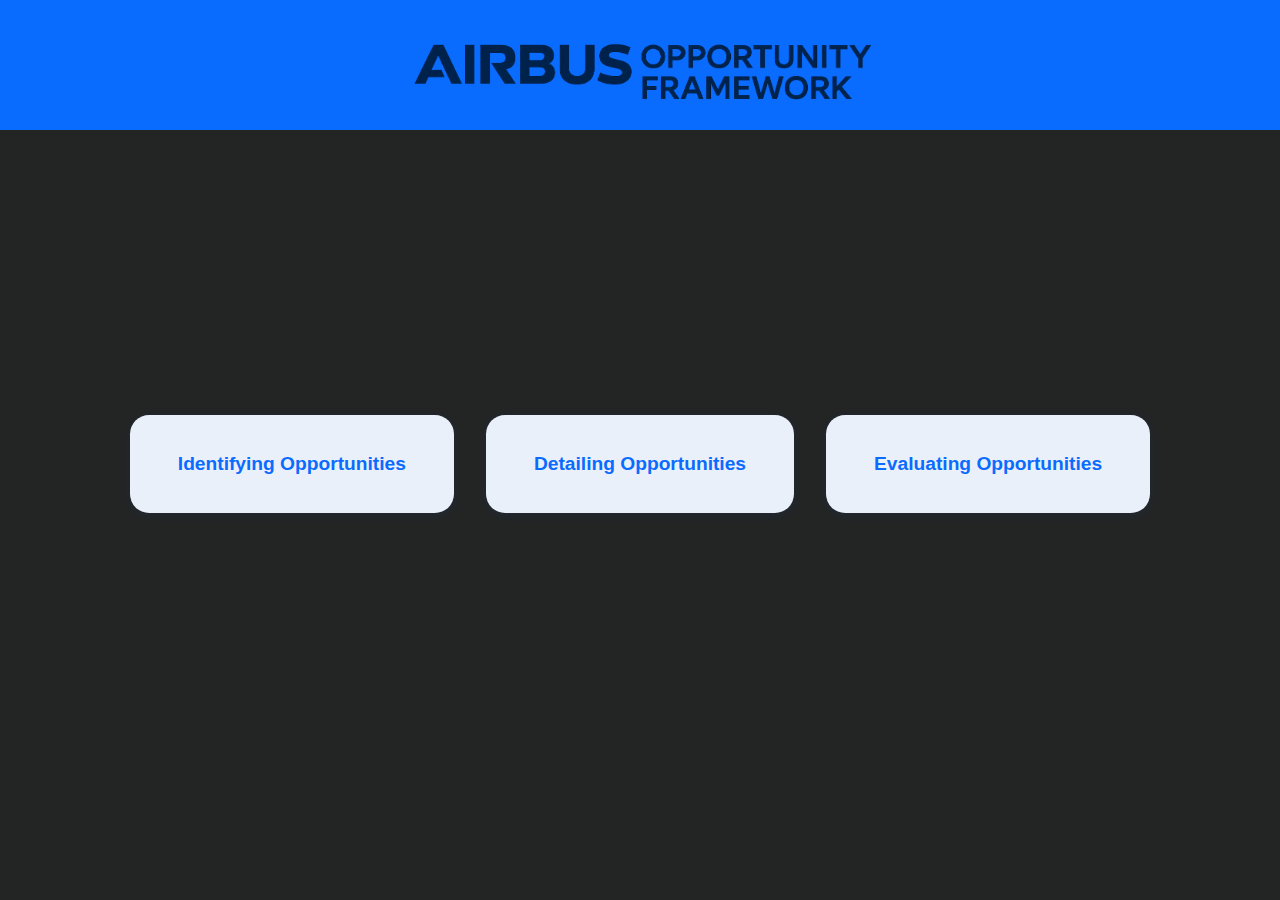
<file: index.html>
<!DOCTYPE html>
<html lang="en">
<head>
    <meta charset="UTF-8">
    <title>Airbus Opportunity Framework</title>
    <link rel="stylesheet" href="../Style/style.css">
    <script src="../app.js" defer></script>
</head>
<body>
    <div class="header" style="display:flex;justify-content:center;align-items:center;padding:32px 0 24px 0;">
    <img src="Airbus_Logo3.png" alt="Airbus Logo" style="height:74px;object-fit:contain;" />
    </div>
    <div class="dashboard-buttons" style="display: flex; flex-direction: row; align-items: center; justify-content: center; min-height: 60vh; gap: 32px;">
        <button class="dashboard-btn" data-target="cluster.html">
            Identifying Opportunities
        </button>
        <button class="dashboard-btn" data-target="card.html">
            Detailing Opportunities
        </button>
        <button class="dashboard-btn" data-target="map.html">
            Evaluating Opportunities
        </button>
    </div>
</body>
</html>
</file>
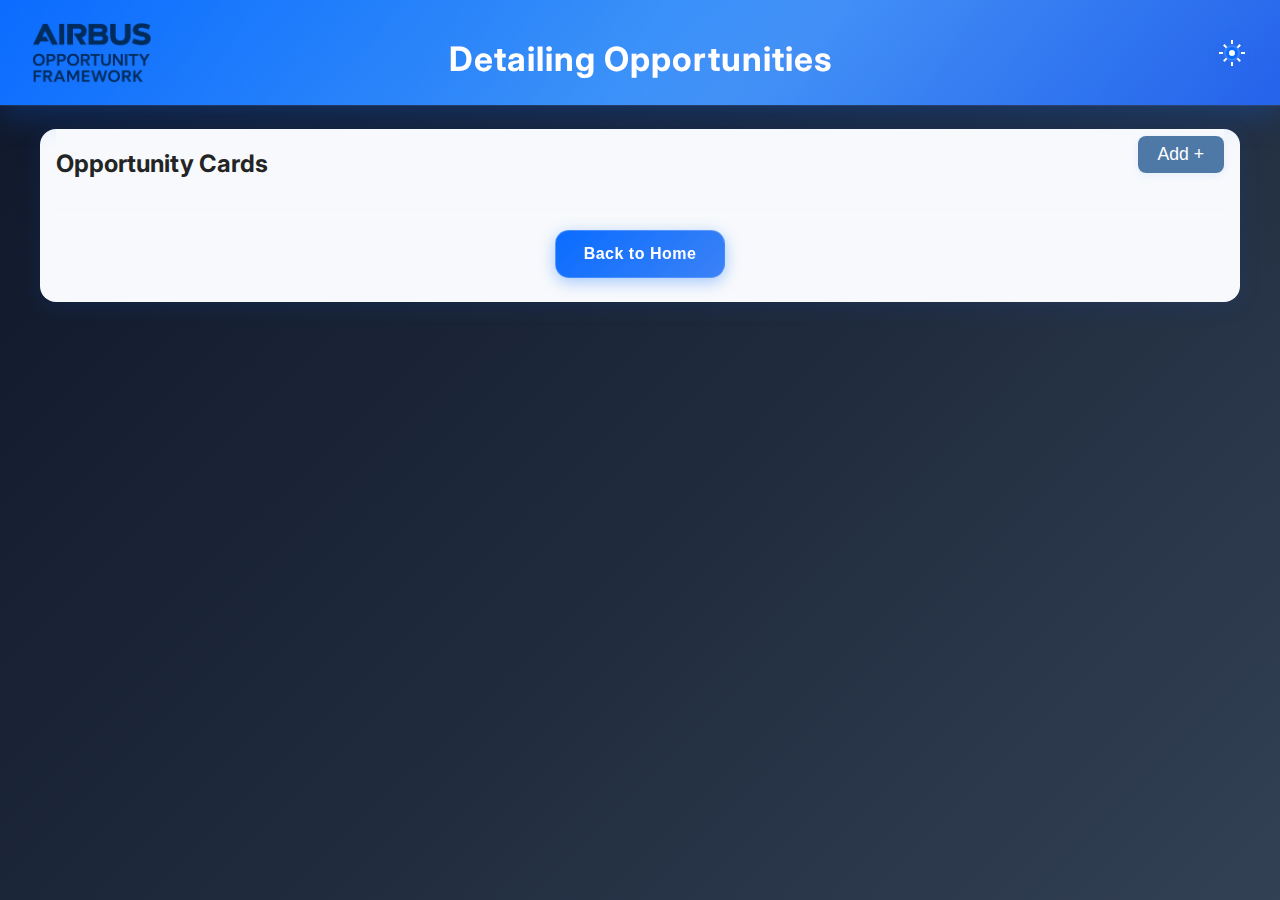
<file: card.html>
<!DOCTYPE html>
<html lang="en">
<head>
    <meta charset="UTF-8">
    <title>Identification and Validation of Opportunities</title>
    <link rel="stylesheet" href="../Style/style.css">
    <link rel="preconnect" href="https://fonts.googleapis.com">
    <link rel="preconnect" href="https://fonts.gstatic.com" crossorigin>
    <link href="https://fonts.googleapis.com/css2?family=Inter:wght@400;500;600;700&display=swap" rel="stylesheet">
    <style>
      body {margin:0;min-height:100vh;background:linear-gradient(135deg,#0f172a 0%,#1e293b 50%,#334155 100%);font-family:'Inter',system-ui,sans-serif;color:#fff;overflow-x:hidden;}
      .header {background:linear-gradient(135deg,#0a6cff 0%,#3b82f6 60%,#2563eb 100%);padding:38px 0 26px;font-size:2.1rem;font-weight:700;letter-spacing:1px;box-shadow:0 8px 32px rgba(10,108,255,.28),0 0 0 1px rgba(255,255,255,.08);position:relative;overflow:hidden;text-align:center;}
      .header:before {content:"";position:absolute;inset:0;background:linear-gradient(120deg,transparent,rgba(255,255,255,.15),transparent);mix-blend-mode:overlay;animation:shine 6s linear infinite;}
      @keyframes shine {0%{transform:translateX(-100%);}100%{transform:translateX(100%);}}
      .back-btn {background:linear-gradient(135deg,#0a6cff 0%,#3b82f6 100%);border:1px solid rgba(255,255,255,.2);box-shadow:0 4px 15px rgba(10,108,255,.35);backdrop-filter:blur(10px);font-weight:600;letter-spacing:.5px;padding:14px 28px;font-size:1rem;border-radius:14px;cursor:pointer;color:#fff;transition:.35s; margin-top: 24px;}
      .back-btn:hover {transform:translateY(-3px);box-shadow:0 10px 30px rgba(10,108,255,.55);}

      /* --- ADDED: Container for the cards to control width and centering --- */
      .card-page-container {
        max-width: 1200px;
        width: 95%;
        margin: 24px auto;
        padding: 0 16px;
        box-sizing: border-box;
      }

      /* --- Card Layout and Readability --- */
      .opportunity-card {
        display: flex;
        flex-direction: column;
        gap: 14px;
        padding: 28px;
        text-align: left;
        /* Note: Add card background and shadow here if needed, e.g., background: #fff; border-radius: 16px; */
      }
      
      /* Style for the main opportunity name input */
      .opportunity-card .opp-name {
  padding: 16px 16px;
  border-radius: 8px;
  border: 1.5px solid #bfcbe2;
  font-size: 1.15em;
  background: #f7f9fc;
  color: #232525;
  width: 100%;
  box-sizing: border-box;
  font-family: 'Fira Mono', 'Consolas', 'Menlo', 'Monaco', 'monospace';
      }

      .description-textarea {
        min-height: 120px;
        width: 108%;
        padding: 14px 16px;
        border-radius: 8px;
        border: 1.5px solid #bfcbe2;
        font-size: 1.08em;
        background: #f7f9fc;
        color: #232525;
        resize: vertical;
        box-sizing: border-box;
        margin-top: 6px;
        font-family: 'Fira Mono', 'Consolas', 'Menlo', 'Monaco', 'monospace';
      }
      .card-attributes-container input[type="text"] {
        font-family: 'Fira Mono', 'Consolas', 'Menlo', 'Monaco', 'monospace';
      }
      
      /* New container for the 2-column layout */
      .card-content-grid {
        display: grid;
        grid-template-columns: 1fr 1fr; /* Two equal, evenly spaced columns */
        gap: 48px;
        align-items: start;
        width: 100%;
      }

      .card-attributes {
        display: flex;
        flex-direction: column;
        gap: 14px;
      }

      .card-scaling {
        display: flex;
        flex-direction: column;
        gap: 20px;
        border-left: 1px solid #e0e4ea;
        padding-left: 32px;
      }

      /* Position action buttons at the bottom-right */
      .card-actions {
        display: flex;
        flex-direction: row; /* Align buttons horizontally */
        gap: 12px;
        margin-top: 16px; /* Add space above the buttons */
        align-self: flex-end; /* Align this flex item to the end of the cross-axis */
      }

      .section-header {
        color: #4e79a7;
      }

      /* --- Field and Label Alignment --- */
      .field-row label,
      .slider-row label {
          color: #232525;
          font-weight: 500;
          font-size: 0.95em;
      }

      .field-row {
        display: grid;
        grid-template-columns: 90px 1fr;
        align-items: center;
        gap: 12px;
      }

      .field-row label {
          text-align: right;
      }
        .slider-row {
          display: grid;
          grid-template-columns: 140px 1fr 40px; /* Label | Slider | Value */
          align-items: center;
          gap: 18px;
          margin-bottom: 14px;
        }

      .slider-row {
        display: grid;
        grid-template-columns: 70px 1fr auto;
        align-items: center;
        gap: 100px;
      }
      .sticky-back-btn-container {
        position: sticky;
        bottom: 0;
        left: 0;
        width: 100%;
        display: flex;
        justify-content: center;
        align-items: center;
        background: linear-gradient(0deg, #f7f9fc 90%, rgba(247,249,252,0.7) 100%);
        z-index: 10;
        padding-bottom: 24px;
        margin-top: 0;
      }
    </style>
</head>
<body>
  <div class="header" style="position: relative; display: flex; align-items: center; justify-content: center;">
    <img src="Airbus_Logo.png" alt="Airbus Logo" style="height:60px; position: absolute; left: 32px; top: 50%; transform: translateY(-50%);" />
    <span style="font-size:2.1rem;font-weight:700;letter-spacing:1px;">Detailing Opportunities</span>
    <a href="settings.html" style="position: absolute; right: 32px; top: 50%; transform: translateY(-50%); display: flex; align-items: center;">
      <img src="gear.svg" alt="Settings" style="width:32px;height:32px;filter:drop-shadow(0 2px 8px rgba(10,108,255,0.18));cursor:pointer;" />
    </a>
  </div>

    <div class="card-page-container">
        <div class="card-header-row">
            <h2 style="margin-top:30; color:#232525;">Opportunity Cards</h2>
            <button id="add-opportunity" class="add-btn">Add +</button>
        </div>
        <div id="opportunity-list"></div>
    <div class="sticky-back-btn-container">
      <button class="back-btn">Back to Home</button>
    </div>
    </div>

    <template id="card-template">
        <div class="opportunity-card">
            <input type="text" class="opp-name" placeholder="Opportunity Name" data-key="name" />
            
            <div class="card-content-grid">
                <div class="card-attributes">
                    <h3 class="section-header">Attributes</h3>
                    <div class="card-attributes-container">
                        </div>
                </div>

                <div class="card-scaling">
                    <h3 class="section-header">Scaling</h3>
                  <div class="card-scaling-container">
                    </div>
                </div>
            </div>

            <div class="card-actions">
                <button class="delete-btn">Delete</button>
                <button class="save-btn">Save</button>
            </div>
        </div>
    </template>

    <script src="card.js" defer></script>
    <script src="../app.js" defer></script>
</body>
</html>
</file>
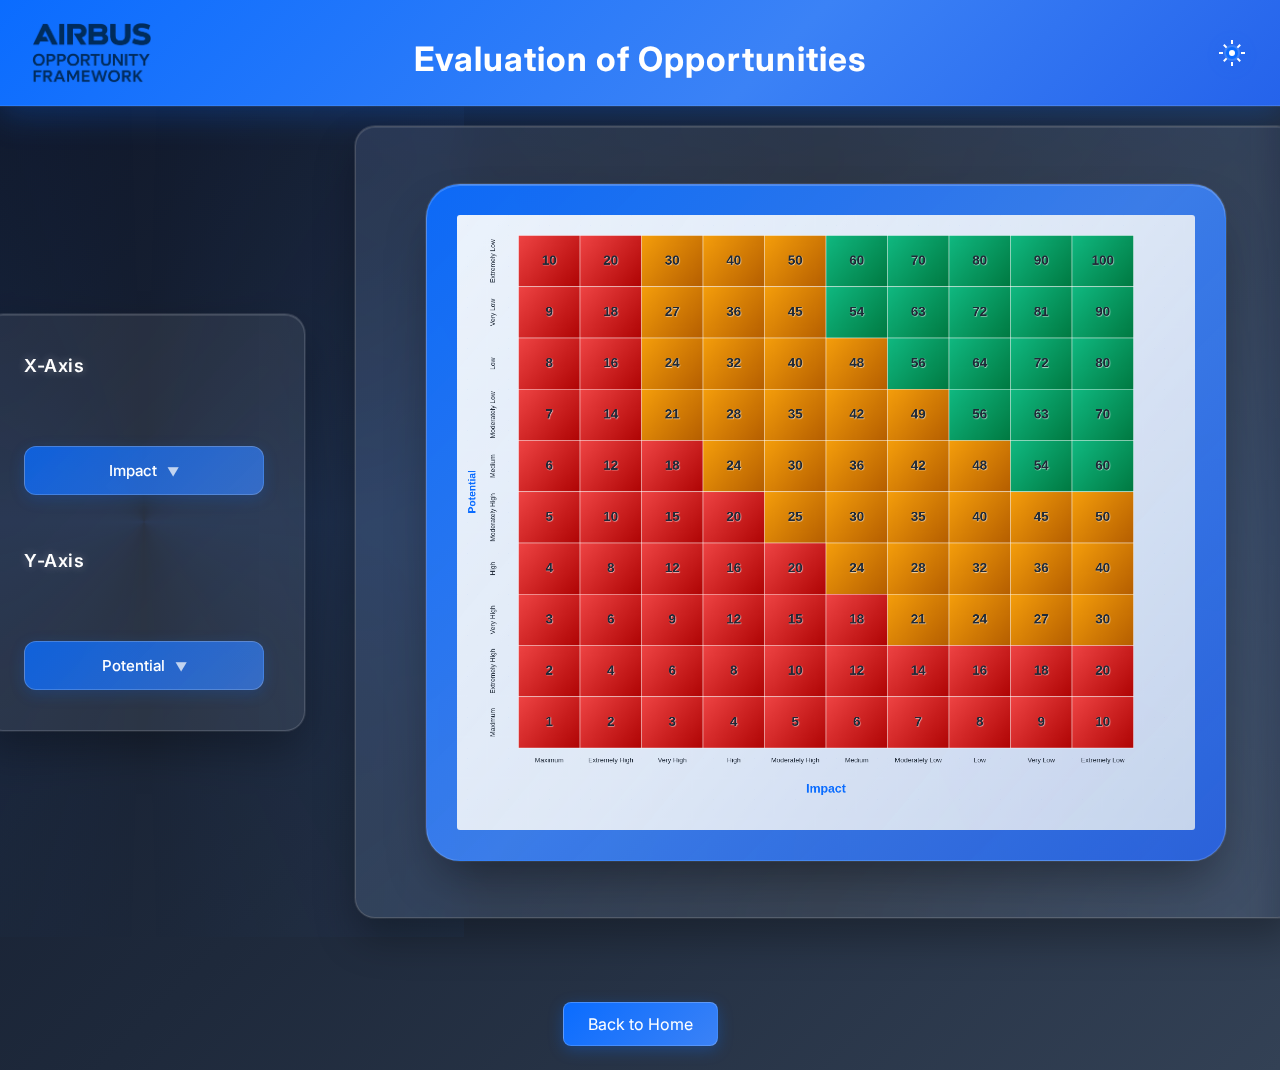
<file: map.html>
<!DOCTYPE html>
<html lang="en">
<head>
    <meta charset="UTF-8">
    <title>Evaluating Opportunities</title>
    <link rel="stylesheet" href="../Style/style.css">
    <script src="../app.js" defer></script>
    <!-- Styles for the chart container -->
    <style>
    @import url('https://fonts.googleapis.com/css2?family=Inter:wght@300;400;500;600;700&display=swap');
    
    * {
      font-family: 'Inter', -apple-system, BlinkMacSystemFont, sans-serif;
    }
    
    body {
      background: linear-gradient(135deg, #0f172a 0%, #1e293b 50%, #334155 100%);
      min-height: 100vh;
      margin: 0;
      overflow-x: hidden;
    }
    
    #chartdiv {
      width: 100%;
      height: 650px;
      margin: 0 auto;
      display: flex;
      justify-content: center;
      align-items: center;
      position: relative;
    }
    
    .heatmap-canvas {
      display: block;
      margin: 0 auto;
      border-radius: 34px;
      box-shadow: 
        0 25px 50px -12px rgba(0, 0, 0, 0.4),
        0 0 0 1px rgba(255, 255, 255, 0.1),
        inset 0 1px 0 rgba(255, 255, 255, 0.2);
      background: linear-gradient(135deg, 
        rgba(10, 108, 255, 0.95) 0%, 
        rgba(59, 130, 246, 0.9) 50%,
        rgba(37, 99, 235, 0.85) 100%);
      padding: 30px;
      backdrop-filter: blur(20px);
      border: 1px solid rgba(255, 255, 255, 0.15);
      transition: all 0.4s cubic-bezier(0.4, 0, 0.2, 1);
      position: relative;
      overflow: auto;
    }
    
    .heatmap-canvas::before {
      content: '';
      position: absolute;
      top: 0;
      left: 0;
      right: 0;
      bottom: 0;
      background: 
        radial-gradient(circle at 20% 80%, rgba(120, 119, 198, 0.3) 0%, transparent 50%),
        radial-gradient(circle at 80% 20%, rgba(255, 119, 198, 0.3) 0%, transparent 50%),
        radial-gradient(circle at 40% 40%, rgba(120, 219, 255, 0.2) 0%, transparent 50%);
      pointer-events: none;
      border-radius: 24px;
    }
    
    .heatmap-canvas:hover {
      transform: translateY(-5px) scale(1.02);
      box-shadow: 
        0 35px 70px -12px rgba(0, 0, 0, 0.5),
        0 0 0 1px rgba(255, 255, 255, 0.2),
        inset 0 1px 0 rgba(255, 255, 255, 0.3);
    }
    
         .heatmap-container {
       background: rgba(255, 255, 255, 0.08);
       border-radius: 20px;
       padding: 70px;
       box-shadow: 
         0 20px 40px rgba(0, 0, 0, 0.3),
         0 0 0 1px rgba(255, 255, 255, 0.1),
         inset 0 1px 0 rgba(255, 255, 255, 0.1);
       backdrop-filter: blur(20px);
       border: 1px solid rgba(255, 255, 255, 0.15);
       position: relative;
       overflow: hidden;
       flex: 1;
  max-height: 1200px;
  max-width: 800px;
  min-width: 800px;
  min-height: 620px;
     }
    
    .heatmap-container::before {
      content: '';
      position: absolute;
      top: -50%;
      left: -50%;
      width: 200%;
      height: 200%;
      background: conic-gradient(
        from 0deg,
        transparent,
        rgba(59, 130, 246, 0.1),
        transparent,
        rgba(59, 130, 246, 0.1),
        transparent
      );
      animation: rotate 20s linear infinite;
      pointer-events: none;
    }
    
    @keyframes rotate {
      from { transform: rotate(0deg); }
      to { transform: rotate(360deg); }
    }
    
    .tooltip {
      position: absolute;
      background: linear-gradient(135deg, rgba(15, 23, 42, 0.95), rgba(30, 41, 59, 0.95));
      color: white;
      padding: 12px 16px;
      border-radius: 12px;
      font-size: 13px;
      font-weight: 500;
      pointer-events: none;
      z-index: 1000;
      opacity: 0;
      transition: all 0.3s cubic-bezier(0.4, 0, 0.2, 1);
      box-shadow: 
        0 10px 25px rgba(0, 0, 0, 0.4),
        0 0 0 1px rgba(255, 255, 255, 0.1);
      backdrop-filter: blur(10px);
      border: 1px solid rgba(255, 255, 255, 0.1);
      transform: translateY(10px) scale(0.95);
    }
    
    .tooltip.show {
      opacity: 1;
      transform: translateY(0) scale(1);
    }
    

    
    .header {
  background: linear-gradient(135deg, #0a6cff 0%, #3b82f6 60%, #2563eb 100%);
  box-shadow: 0 8px 32px rgba(10,108,255,.28),0 0 0 1px rgba(255,255,255,.08);
  backdrop-filter: blur(10px);
  border-bottom: 1px solid rgba(255,255,255,0.1);
  position: relative;
  overflow: hidden;
  padding: 38px 0 26px;
    }
    
    .header::before {
      content: '';
      position: absolute;
      top: 0;
      left: -100%;
      width: 100%;
      height: 100%;
      background: linear-gradient(90deg, transparent, rgba(255, 255, 255, 0.1), transparent);
      animation: shimmer 3s infinite;
    }
    
    @keyframes shimmer {
      0% { left: -100%; }
      100% { left: 100%; }
    }
    
    .back-btn {
      background: linear-gradient(135deg, #0a6cff 0%, #3b82f6 100%);
      border: 1px solid rgba(255, 255, 255, 0.2);
      box-shadow: 0 4px 15px rgba(10, 108, 255, 0.3);
      backdrop-filter: blur(10px);
      transition: all 0.3s cubic-bezier(0.4, 0, 0.2, 1);
    }
    
    .back-btn:hover {
      background: linear-gradient(135deg, #1d4ed8 0%, #2563eb 100%);
      transform: translateY(-2px);
      box-shadow: 0 8px 25px rgba(10, 108, 255, 0.4);
    }
    
         /* Layout styles */
     .heatmap-layout {
       display: flex;
       align-items: center;
       justify-content: center;
       gap: 50px;
       max-width: 1400px;
       margin: 0 auto;
       padding: 20px;
     }
     
     .axis-controls {
       background: rgba(255, 255, 255, 0.08);
       border-radius: 20px;
       padding: 40px;
       box-shadow: 
         0 20px 40px rgba(0, 0, 0, 0.3),
         0 0 0 1px rgba(255, 255, 255, 0.1),
         inset 0 1px 0 rgba(255, 255, 255, 0.1);
       backdrop-filter: blur(20px);
       border: 1px solid rgba(255, 255, 255, 0.15);
       position: relative;
       overflow: visible;
       min-width: 240px;
       height: fit-content;
  flex-shrink: 0;
  display: flex;
  flex-direction: column;
  gap: 55px;
     }
     
     .axis-controls::before {
       content: '';
       position: absolute;
       top: -50%;
       left: -50%;
       width: 200%;
       height: 200%;
       background: conic-gradient(
         from 0deg,
         transparent,
         rgba(59, 130, 246, 0.1),
         transparent,
         rgba(59, 130, 246, 0.1),
         transparent
       );
       animation: rotate 20s linear infinite;
       pointer-events: none;
     }
     
     .control-section {
       position: relative;
       z-index: 1;
       margin-bottom: 0;
     }
     
     .control-section:last-child {
       margin-bottom: 0;
     }
     
     .control-section h3 {
       color: white;
       font-size: 18px;
       font-weight: 600;
       margin: 0 0 15px 0;
       text-shadow: 0 0 10px rgba(255, 255, 255, 0.3);
       letter-spacing: 0.5px;
     }
     
     /* Axis dropdown styles */
     .axis-dropdown {
       position: relative;
       display: block;
       cursor: pointer;
       width: 100%;
     }
    
         .axis-dropdown-content {
       position: absolute;
       background: linear-gradient(135deg, rgba(15, 23, 42, 0.98), rgba(30, 41, 59, 0.98));
  min-width: 180px;
  box-shadow: 0 10px 25px rgba(0, 0, 0, 0.4), 0 0 0 1px rgba(255, 255, 255, 0.1);
  backdrop-filter: blur(10px);
  border: 1px solid rgba(255, 255, 255, 0.1);
  border-radius: 12px;
  z-index: 1001;
  opacity: 0;
  visibility: hidden;
  transform: translateY(-10px) scale(0.95);
  transition: all 0.3s cubic-bezier(0.4, 0, 0.2, 1);
  top: 100%;
  left: 0;
  margin-top: 12px;
  width: 100%;
  pointer-events: none;
  isolation: isolate;
  will-change: transform, opacity;
  max-height: 260px;
  overflow-y: auto;
     }
    
         .axis-dropdown-content.show {
       opacity: 1;
       visibility: visible;
       transform: translateY(0) scale(1);
       pointer-events: auto;
     }
    
         .axis-dropdown-content a {
       color: white;
       padding: 16px 20px;
       text-decoration: none;
       display: block;
       font-size: 15px;
       font-weight: 500;
       transition: all 0.2s ease;
       border-bottom: 1px solid rgba(255, 255, 255, 0.15);
       text-align: center;
       position: relative;
       text-shadow: 0 1px 2px rgba(0, 0, 0, 0.3);
       background: transparent;
       z-index: 1;
       isolation: isolate;
     }
    
         .axis-dropdown-content a:last-child {
       border-bottom: none;
       margin-bottom: 0;
     }
    
         .axis-dropdown-content a:hover {
       background: rgba(59, 130, 246, 0.5);
       transform: translateX(3px);
       box-shadow: inset 0 0 0 1px rgba(255, 255, 255, 0.25);
       color: #ffffff;
       z-index: 2;
     }
    
         .axis-dropdown-content a.active {
       background: rgba(59, 130, 246, 0.8);
       color: #ffffff;
       box-shadow: inset 0 0 0 1px rgba(255, 255, 255, 0.35);
       font-weight: 600;
       text-shadow: 0 0 8px rgba(255, 255, 255, 0.4);
       z-index: 3;
       position: relative;
     }
    
         .axis-title {
       cursor: pointer;
       transition: all 0.3s ease;
       position: relative;
       background: linear-gradient(135deg, rgba(10, 108, 255, 0.8), rgba(59, 130, 246, 0.7));
       padding: 14px 18px;
       border-radius: 12px;
       border: 1px solid rgba(255, 255, 255, 0.2);
       font-weight: 500;
       text-align: center;
       box-shadow: 0 4px 15px rgba(10, 108, 255, 0.2);
       color: white;
       font-size: 15px;
     }
    
         .axis-title:hover {
       text-shadow: 0 0 10px rgba(255, 255, 255, 0.5);
       transform: translateY(-2px);
       box-shadow: 0 6px 20px rgba(10, 108, 255, 0.3);
     }
    
         .axis-title::after {
       content: '▼';
       font-size: 12px;
       margin-left: 10px;
       opacity: 0.8;
       transition: transform 0.3s ease;
       color: rgba(255, 255, 255, 0.9);
     }
    
    .axis-title.active::after {
      transform: rotate(180deg);
    }
    
         /* Responsive design */
     @media (max-width: 768px) {
       .heatmap-layout {
         flex-direction: column;
         gap: 20px;
         padding: 10px;
         align-items: center;
       }
       
       .axis-controls {
         padding: 25px;
         min-width: auto;
         width: 100%;
         max-width: 300px;
       }
       
       .heatmap-container {
         padding: 20px;
         margin: 0;
         max-width: 100%;
       }
       
       .heatmap-canvas {
         padding: 20px;
         border-radius: 16px;
       }
       
       .control-section h3 {
         font-size: 16px;
         margin-bottom: 12px;
       }
       
       .axis-title {
         padding: 10px 14px;
         font-size: 14px;
       }
       
       .axis-dropdown-content a {
         padding: 12px 16px;
         font-size: 14px;
       }
     }
    </style>

</head>
<body>
  <div class="header" style="margin-bottom: 0; position: relative; display: flex; align-items: center; justify-content: center;">
    <img src="Airbus_Logo.png" alt="Airbus Logo" style="height:60px; position: absolute; left: 32px; top: 50%; transform: translateY(-50%);" />
    <span style="font-size:2.1rem;font-weight:700;letter-spacing:1px;">Evaluation of Opportunities</span>
    <a href="settings.html" style="position: absolute; right: 32px; top: 50%; transform: translateY(-50%); display: flex; align-items: center;">
      <img src="gear.svg" alt="Settings" style="width:32px;height:32px;filter:drop-shadow(0 2px 8px rgba(10,108,255,0.18));cursor:pointer;" />
    </a>
  </div>


  <!-- Chart container with controls on the left -->
  <div style="display:flex;justify-content:center;width:100%;min-height:80vh;">
    <div class="heatmap-layout">
      <!-- Axis controls on the left -->
      <div class="axis-controls">
        <div class="control-section">
          <h3>X-Axis</h3>
        </div>
        <div class="axis-dropdown" id="x-axis-dropdown">
          <div class="axis-title" id="x-axis-title">Impact</div>
          <div class="axis-dropdown-content" id="x-axis-content">
            <a href="#" data-axis="Potential">Potential</a>
            <a href="#" data-axis="Impact">Impact</a>
            <a href="#" data-axis="Fit">Fit</a>
          </div>
        </div>
        <div class="control-section">
          <h3>Y-Axis</h3>
        </div>
        <div class="axis-dropdown" id="y-axis-dropdown">
          <div class="axis-title" id="y-axis-title">Potential</div>
          <div class="axis-dropdown-content" id="y-axis-content">
            <a href="#" data-axis="Potential">Potential</a>
            <a href="#" data-axis="Impact">Impact</a>
            <a href="#" data-axis="Fit">Fit</a>
          </div>
        </div>
      </div>
      
      <!-- Heatmap container -->
      <div class="heatmap-container">
        <div id="chartdiv"></div>
      </div>
    </div>
  </div>
  
  <!-- Tooltip for hover functionality -->
  <div id="tooltip" class="tooltip"></div>

    <!-- Reference your map.js file (at the end of <body>) -->
    <script src="map.js"></script>

  <div style="width:100%;display:flex;justify-content:center;margin:32px 0 24px 0;">
    <button class="back-btn">Back to Home</button>
  </div>
</body>
</html>
</file>
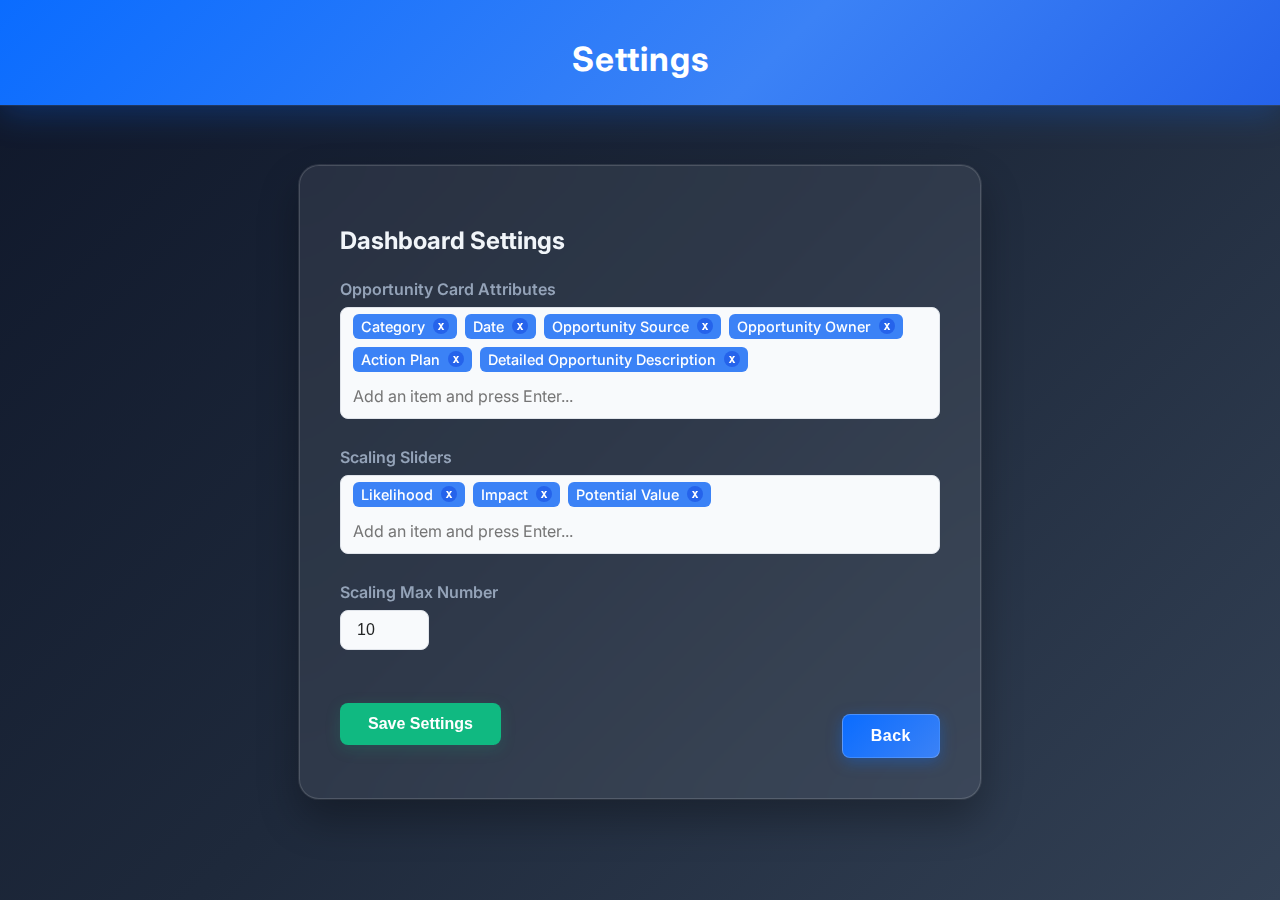
<file: settings.html>
<!DOCTYPE html>
<html lang="en">
<head>
  <meta charset="UTF-8">
  <title>Settings</title>
  <link rel="stylesheet" href="../Style/style.css">
  <link rel="preconnect" href="https://fonts.googleapis.com">
  <link rel="preconnect" href="https://fonts.gstatic.com" crossorigin>
  <link href="https://fonts.googleapis.com/css2?family=Inter:wght@400;500;600;700&display=swap" rel="stylesheet">
  <style>
    body { background: linear-gradient(135deg,#0f172a 0%,#1e293b 50%,#334155 100%); min-height: 100vh; margin: 0; font-family: 'Inter', system-ui, sans-serif; color: #fff; }
    .header { background: linear-gradient(135deg,#0a6cff 0%,#3b82f6 60%,#2563eb 100%); padding: 38px 0 26px; font-size: 2.1rem; font-weight: 700; letter-spacing: 1px; box-shadow: 0 8px 32px rgba(10,108,255,.28),0 0 0 1px rgba(255,255,255,.08); position: relative; text-align: center; }
    .settings-container { max-width: 600px; margin: 60px auto; background: rgba(255,255,255,0.08); border-radius: 20px; padding: 40px; box-shadow: 0 20px 40px rgba(0,0,0,0.3), 0 0 0 1px rgba(255,255,255,0.1); backdrop-filter: blur(20px); border: 1px solid rgba(255,255,255,0.15); }
    h2 { color: #f1f5f9; margin-bottom: 24px; }
    .setting-row { margin-bottom: 28px; }
    .setting-label { font-weight: 600; color: #94a3b8; margin-bottom: 8px; display: block; }
    .setting-input { padding: 10px 16px; border-radius: 8px; border: 1px solid #e0e4ea; font-size: 1rem; background: #f8fafc; color: #232525; }
    .save-btn { background: #10b981; color: #fff; border: none; border-radius: 8px; padding: 12px 28px; font-weight: 600; font-size: 1rem; cursor: pointer; box-shadow: 0 4px 15px rgba(16,185,129,.18); transition: all .3s; min-width: 150px; text-align: center; }
    .save-btn:hover { background: #059669; }
    .back-btn { background: linear-gradient(135deg,#0a6cff 0%,#3b82f6 100%); border: 1px solid rgba(255,255,255,.2); box-shadow: 0 4px 15px rgba(10,108,255,.35); backdrop-filter: blur(10px); font-weight: 600; letter-spacing: .5px; padding: 12px 28px; font-size: 1rem; border-radius: 8px; cursor: pointer; color: #fff; transition: .35s; }
    .back-btn:hover { transform: translateY(-2px); box-shadow: 0 8px 25px rgba(10,108,255,.5); }
  </style>
</head>
<body>
  <div class="header">Settings</div>
  <div class="settings-container">
    <h2>Dashboard Settings</h2>
    
    <!-- MODIFIED: Replaced text input with the new multi-input component -->
    <div class="setting-row">
      <label class="setting-label" for="attributes">Opportunity Card Attributes</label>
      <multi-input id="attributes"></multi-input>
    </div>

    <!-- MODIFIED: Replaced text input with the new multi-input component -->
    <div class="setting-row">
      <label class="setting-label" for="scaling">Scaling Sliders</label>
      <multi-input id="scaling"></multi-input>
    </div>

    <div class="setting-row">
      <label class="setting-label" for="gridNum">Scaling Max Number</label>
      <input type="number" id="gridNum" class="setting-input" min="2" max="20" value="10">
    </div>

    <div style="width:100%;display:flex;justify-content:space-between;align-items:center;margin-top:32px;">
      <button class="save-btn">Save Settings</button>
      <a href="index.html" style="text-decoration: none;"><button class="back-btn">Back</button></a>
    </div>
  </div>

  <!-- ADDED: Script for the new component -->
  <script src="multi-input.js" defer></script>
  <script src="settings.js" defer></script>
</body>
</html>
</file>
<file: Style/style.css>
.save-btn {
  background: #22c55e;
  color: #fff;
  border: none;
  border-radius: 6px;
  padding: 6px 14px;
  font-size: 0.95em;
  cursor: pointer;
  margin-top: 8px;
  box-shadow: 0 1px 4px rgba(34,197,94,0.08);
  transition: background 0.2s;
}
.save-btn:hover {
  background: #15803d;
}
/* Sticky header row for Opportunity Cards */
.card-header-row {
  display: flex;
  justify-content: space-between;
  align-items: center;
  position: sticky;
  top: 0;
  background: #f7f9fc;
  z-index: 2;
  padding-bottom: 8px;
}
/* --- Opportunity Card Manager --- */
.card-page-container {
  max-width: 700px;
  margin: 40px auto;
  background: #f7f9fc;
  border-radius: 16px;
  box-shadow: 0 4px 24px rgba(10,108,255,0.10);
  padding: 32px 24px 24px 24px;
}
.add-btn {
  float: right;
  background: #4e79a7;
  color: #fff;
  border: none;
  border-radius: 8px;
  padding: 8px 20px;
  font-size: 1.1em;
  margin-bottom: 18px;
  cursor: pointer;
  box-shadow: 0 2px 8px rgba(10,108,255,0.08);
  transition: background 0.2s, color 0.2s;
}
.add-btn:hover {
  background: #355c7d;
}
.opportunity-card {
  display: flex;
  flex-direction: row;
  background: #fff;
  border-radius: 12px;
  box-shadow: 0 2px 12px rgba(0,0,0,0.06);
  margin-bottom: 24px;
  padding: 32px 64px;
  gap: 64px;
  align-items: flex-start;
}
.card-attributes {
  flex: 1.2;
  display: flex;
  flex-direction: column;
  gap: 10px;
}
.card-attributes input[type="text"] {
  width: 100%;
  padding: 12px 16px;
  border-radius: 8px;
  border: 1.5px solid #bfcbe2;
  font-size: 1.15em;
  margin-top: 6px;
  background: #f7f9fc;
  color: #232525;
}
/* Section headers for card sections */
.section-header {
  font-size: 1.08em;
  font-weight: 600;
  color: #4e79a7;
  margin: 18px 0 8px 0;
  letter-spacing: 0.5px;
}
.field-row {
  display: flex;
  align-items: center;
  gap: 10px;
}
.card-scaling {
  flex: 1;
  display: flex;
  flex-direction: column;
  gap: 18px;
  border-left: 1px solid #e0e4ea;
  padding-left: 24px;
}
.slider-row {
  display: flex;
  align-items: center;
  gap: 12px;
}
.slider-row label {
  min-width: 70px;
  color: #4e79a7;
  font-weight: 500;
}
.slider-row input[type="range"] {
  width: 180px;
  accent-color: #6c2184;
  background: #eaf0fa;
  border-radius: 8px;
  height: 6px;
  transition: background 0.2s;
  box-shadow: 0 1px 4px rgba(108,33,132,0.08);
}
.slider-row input[type="range"]:hover {
  background: #d1c4e9;
}
.slider-value {
  font-weight: bold;
  color: #4e79a7;
  margin-left: 8px;
  font-size: 1.1em;
}
.card-actions {
  display: flex;
  flex-direction: column;
  justify-content: flex-end;
  align-items: flex-end;
  margin-left: 12px;
}
.delete-btn {
  background: #e15759;
  color: #fff;
  border: none;
  border-radius: 6px;
  padding: 6px 14px;
  font-size: 0.95em;
  cursor: pointer;
  margin-top: 8px;
  box-shadow: 0 1px 4px rgba(225,87,89,0.08);
  transition: background 0.2s;
}
.delete-btn:hover {
  background: #b0413e;
}
body {
    font-family: Arial, sans-serif;
    background: #232525;
    color: #fff;
    margin: 0;
}
.header {
    background: #0a6cff;
    padding: 2em 0 1em 0;
    text-align: center;
    font-size: 2em;
    font-weight: bold;
    letter-spacing: 1px;
}
.dashboard-buttons {
    display: flex;
    justify-content: center;
    gap: 2em;
    margin-top: 4em;
}
.dashboard-btn {
    background: #eaf0fa;
    color: #0a6cff;
    border: none;
    border-radius: 1em;
    padding: 2em 2.5em;
    font-size: 1.2em;
    font-weight: bold;
    cursor: pointer;
    box-shadow: 0 2px 8px rgba(10,108,255,0.08);
    transition: background 0.2s, color 0.2s;
}
.dashboard-btn:hover {
    background: #0a6cff;
    color: #fff;
}
.page-content {
    margin: 4em auto;
    width: 80%;
    background: #eaf0fa;
    color: #232525;
    border-radius: 1em;
    padding: 2em;
    text-align: center;
    font-size: 1.2em;
}
.back-btn {
    display: inline-block;
    margin-top: 2em;
    background: #0a6cff;
    color: #fff;
    border: none;
    border-radius: 0.5em;
    padding: 0.7em 1.5em;
    font-size: 1em;
    cursor: pointer;
    transition: background 0.2s;
}
.back-btn:hover {
    background: #094bbf;
}

/* --- Sunburst chart --- */
#sunburst-wrapper {
  max-width: 520px;
  margin: 24px auto 8px;
  text-align: center;
}
#sunburst {
  width: 100%;
  aspect-ratio: 1 / 1; /* responsive square */
}
#sunburst svg {
  width: 100%;
  height: 100%;
  display: block;
}
.chart-caption {
  font-size: 0.9rem;
  color: #666;
  margin-top: 6px;
}

/* Labels inside slices */
.sunburst-label {
  font: 600 14px/1.2 system-ui, -apple-system, Segoe UI, Roboto, sans-serif;
  fill: #1a1a1a;
  text-anchor: middle;
  pointer-events: none; /* clicks pass through to slice */
}

.sunburst-slice-label {
  font-size: 1.05em;
  font-weight: 500;
  fill: #222;
  pointer-events: none;
  text-shadow: 0 1px 4px #fff, 0 0px 2px #eee;
}

/* --- Popup (modal) --- */

/* Overlay to capture outside clicks */
.popup {
  position: fixed; inset: 0;
  background: rgba(0,0,0,.25);
  z-index: 1000;
}
.popup.hidden { display: none; }

/* The popover card is positioned by JS near the anchor point */
.popup-content {
  position: fixed;            /* anchored via JS */
  max-width: 340px;
  background: #fff;
  border-radius: 12px;
  padding: 14px 16px 14px 16px;
  box-shadow: 0 10px 30px rgba(0,0,0,.25);
  color: #333;
}

/* Close button inside the card */
.popup-close {
  position: absolute; top: 8px; right: 10px;
  border: 0; background: none; font-size: 20px; line-height: 1; cursor: pointer;
}

/* Arrow pointing to the anchor */
.popup-content::after {
  content: ""; position: absolute; width: 0; height: 0; border: 8px solid transparent;
}
.popup-content[data-side="right"]::after { 
  left: -16px; top: 16px; border-right-color: #fff; 
}
.popup-content[data-side="left"]::after { 
  right: -16px; top: 16px; border-left-color: #fff; 
}

@media (max-width: 520px) {
  .sunburst-label { font-size: 12px; }
}

.callout-line {
  fill: none;
  stroke: #333;
  stroke-width: 2px;
}
.slice-active {
  stroke-width: 3px;
  filter: drop-shadow(0 1px 2px rgba(0,0,0,.25));
}
</file>
